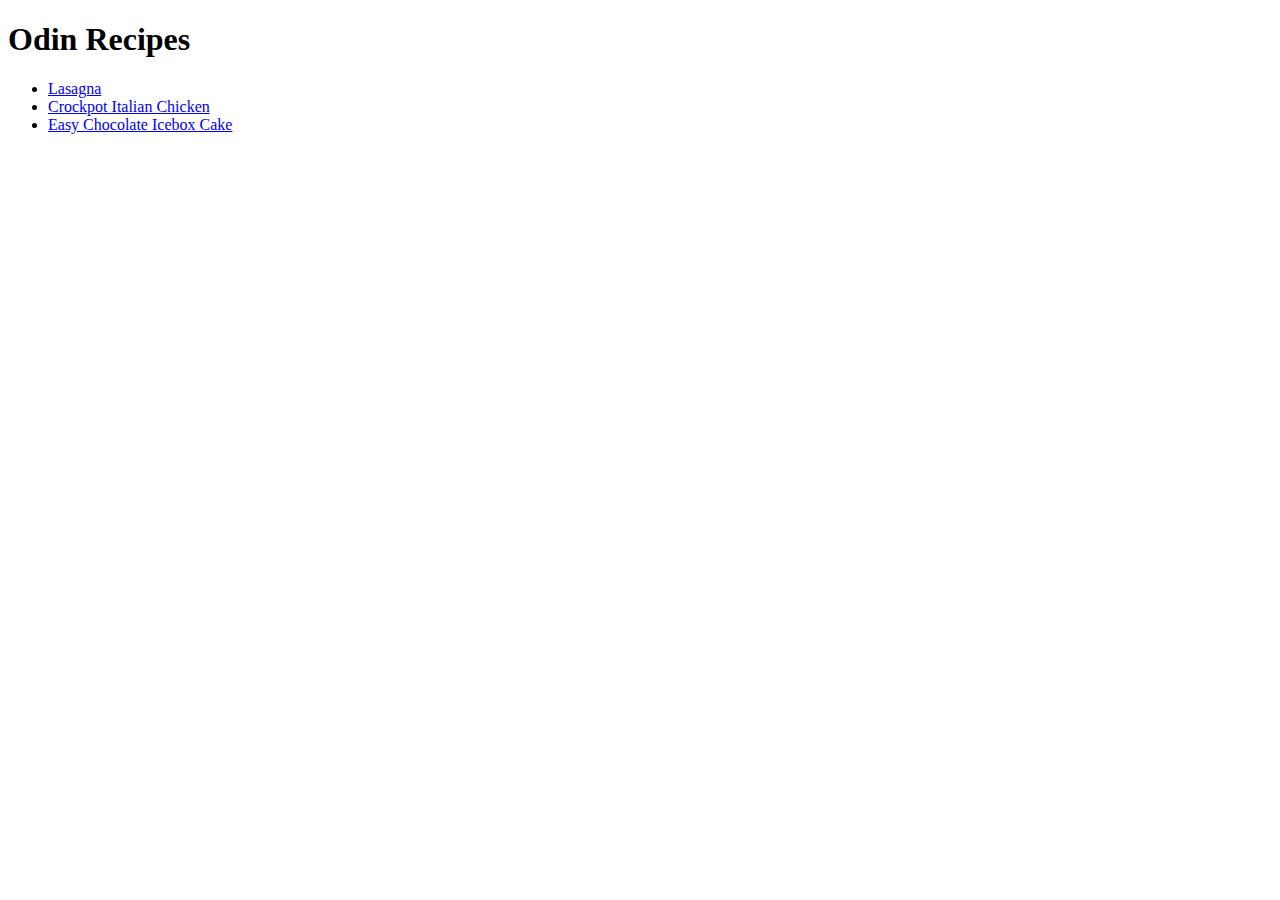
<file: index.html>
<!DOCTYPE html>
<html lang="en">
<head>
    <meta charset="UTF-8">
    <meta name="viewport" content="width=device-width, initial-scale=1.0">
    <title>Homepage</title>
</head>
<body>
    <h1>Odin Recipes</h1>
    <ul>
        <li><a href="./recipes/lasagna.html">Lasagna</a></li>
        <li><a href="./recipes/crockpot-italian-chicken.html">Crockpot Italian Chicken</a></li>
        <li><a href="./recipes/easy-chocolate-icebox-cake.html">Easy Chocolate Icebox Cake</a></li>
    </ul>
</body>
</html>
</file>
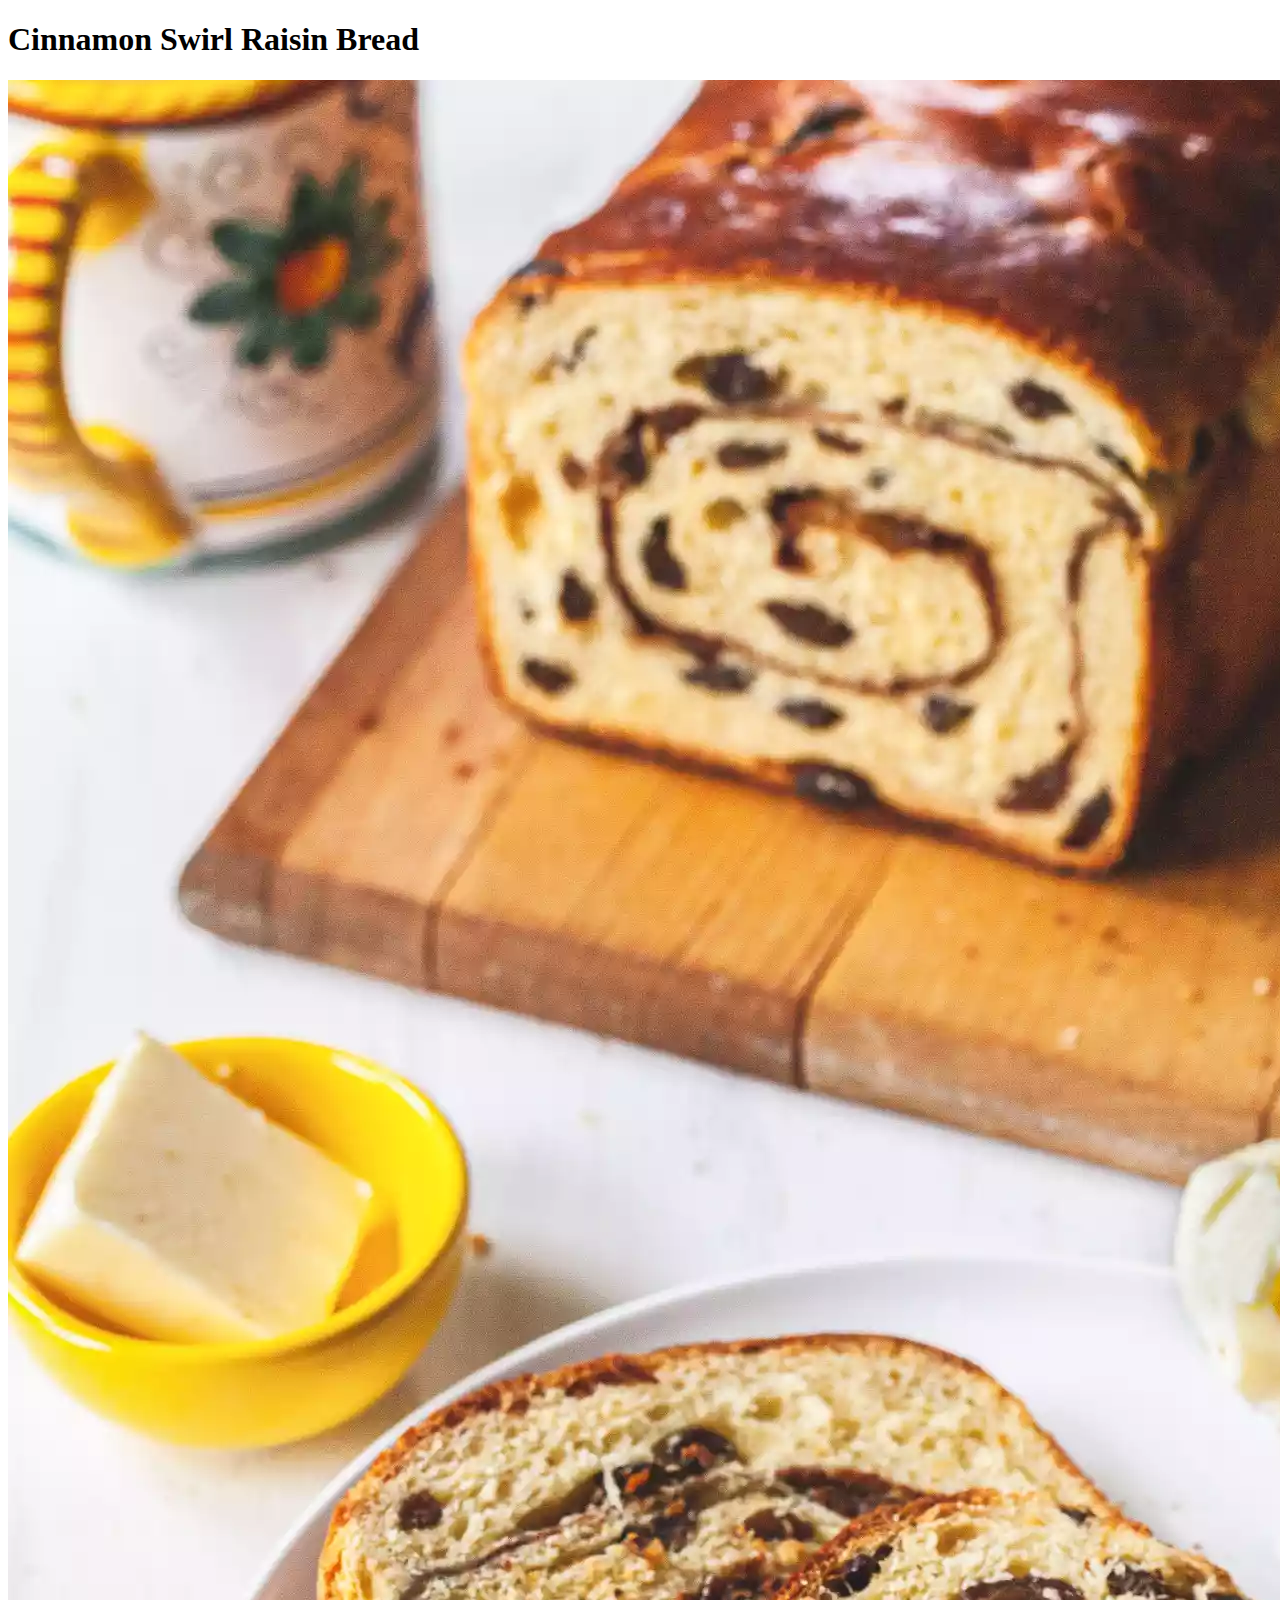
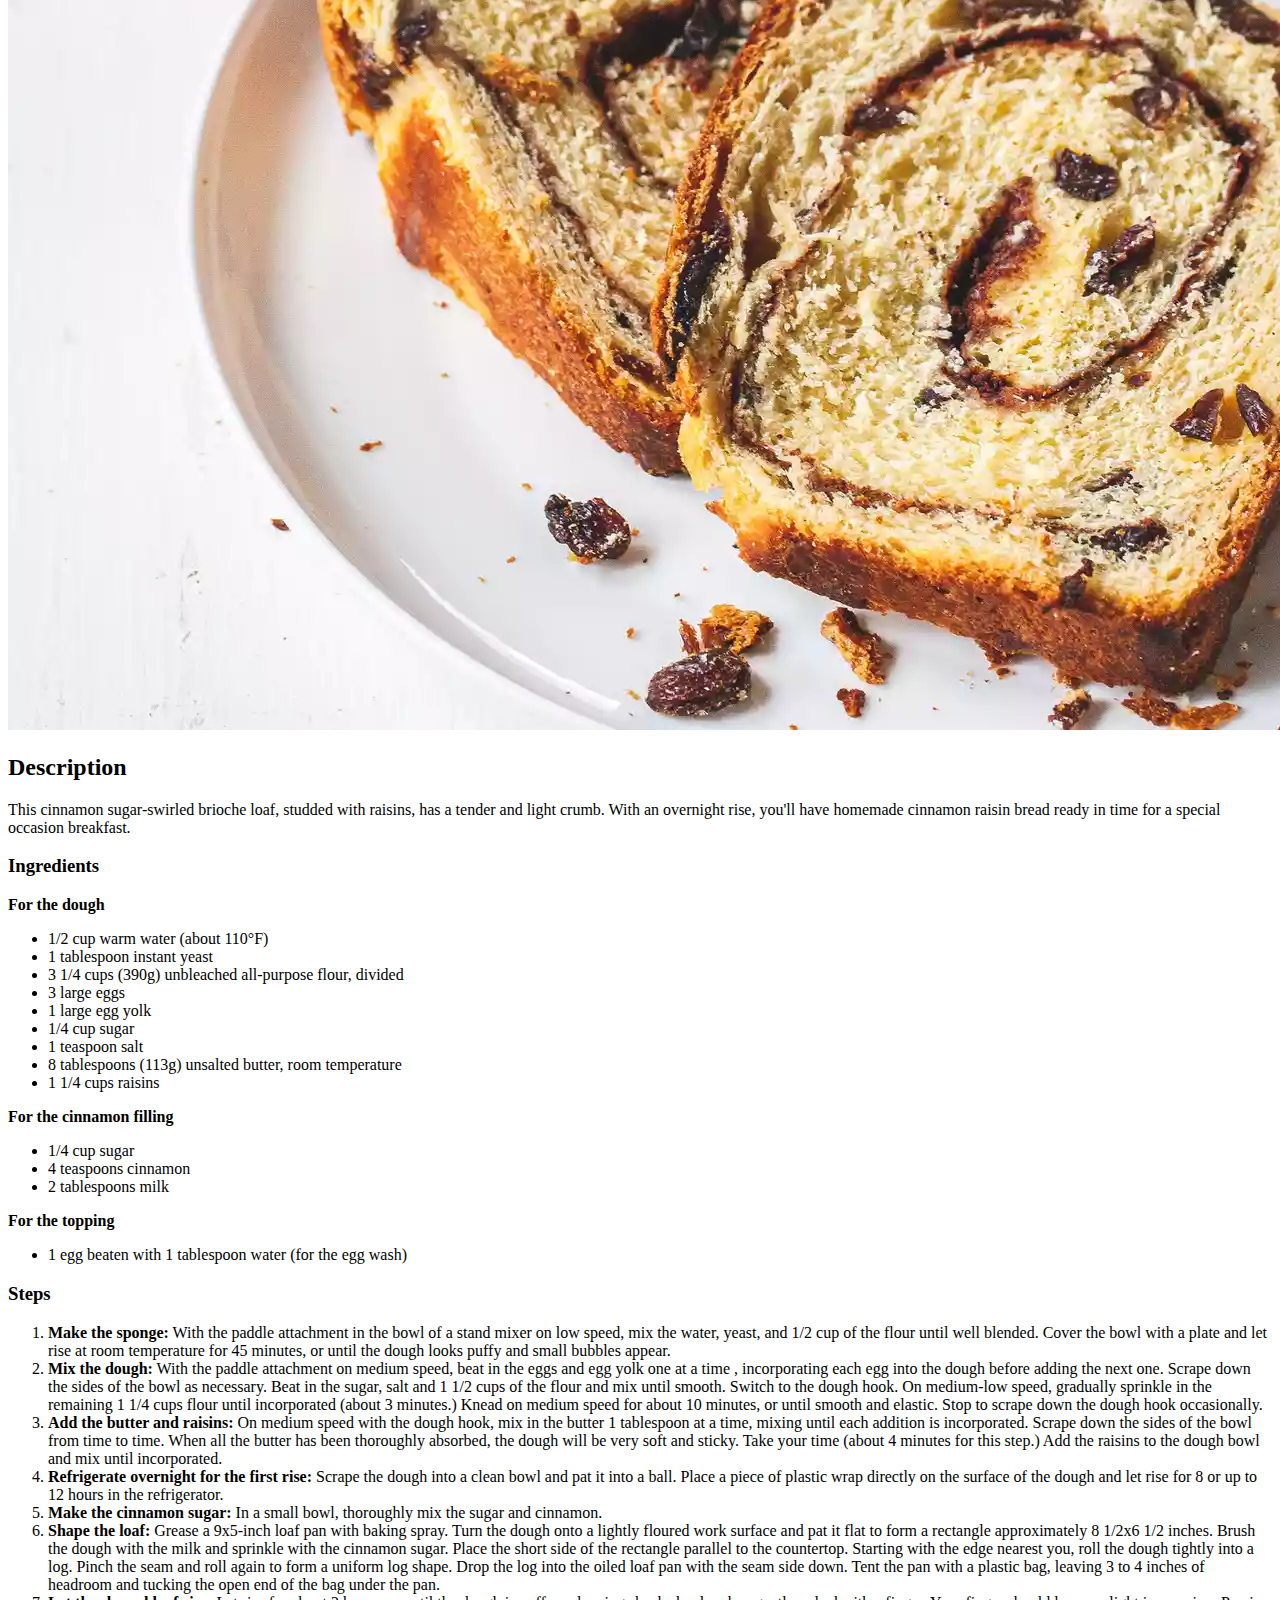
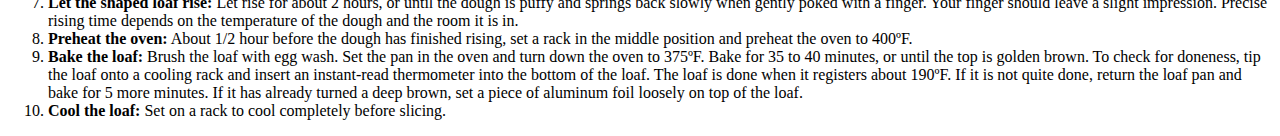
<file: recipes/cinnamon-swirl-raisin-bread.html>
<!DOCTYPE html>
<html lang="en">
<head>
    <meta charset="UTF-8">
    <meta http-equiv="X-UA-Compatible" content="IE=edge">
    <meta name="viewport" content="width=device-width, initial-scale=1.0">
    <title>Document</title>
</head>
<body>
    <h1>Cinnamon Swirl Raisin Bread</h1>
    <img src="../images/cinnamon-swirl-raisin-bread.webp" />
    <h2>Description</h2>
    <p>This cinnamon sugar-swirled brioche loaf, studded with raisins, has a tender and light crumb. With an overnight rise, you'll have homemade cinnamon raisin bread ready in time for a special occasion breakfast.</p>
        <h3>Ingredients</h3>
        <strong>For the dough</strong>
        <ul>
            <li>1/2 cup warm water (about 110°F)</li>
            <li>1 tablespoon instant yeast</li>
            <li>3 1/4 cups (390g) unbleached all-purpose flour, divided</li>
            <li>3 large eggs</li>
            <li>1 large egg yolk</li>
            <li>1/4 cup sugar</li>
            <li>1 teaspoon salt</li>
            <li>8 tablespoons (113g) unsalted butter, room temperature</li>
            <li>1 1/4 cups raisins</li>
        </ul>
        <strong>For the cinnamon filling</strong>
        <ul>
            <li>1/4 cup sugar</li>
            <li>4 teaspoons cinnamon</li>
            <li>2 tablespoons milk</li>
        </ul>
        <strong>For the topping</strong>
        <ul>
            <li>1 egg beaten with 1 tablespoon water (for the egg wash)</li>
        </ul>
        <h3>Steps</h3>
        <ol>
            <li><strong>Make the sponge:</strong>
                With the paddle attachment in the bowl of a stand mixer on low speed, mix the water, yeast, and 1/2 cup of the flour until well blended. Cover the bowl with a plate and let rise at room temperature for 45 minutes, or until the dough looks puffy and small bubbles appear.</li>
            <li><strong>Mix the dough:</strong>
                With the paddle attachment on medium speed, beat in the eggs and egg yolk one at a time , incorporating each egg into the dough before adding the next one. Scrape down the sides of the bowl as necessary. Beat in the sugar, salt and 1 1/2 cups of the flour and mix until smooth. 
                Switch to the dough hook. On medium-low speed, gradually sprinkle in the remaining 1 1/4 cups flour until incorporated (about 3 minutes.) Knead on medium speed for about 10 minutes, or until smooth and elastic. Stop to scrape down the dough hook occasionally.</li>
            <li><strong>Add the butter and raisins:</strong>
                On medium speed with the dough hook, mix in the butter 1 tablespoon at a time, mixing until each addition is incorporated. Scrape down the sides of the bowl from time to time. When all the butter has been thoroughly absorbed, the dough will be very soft and sticky. Take your time (about 4 minutes for this step.)
                Add the raisins to the dough bowl and mix until incorporated.</li>
            <li><strong>Refrigerate overnight for the first rise:</strong>
                Scrape the dough into a clean bowl and pat it into a ball. Place a piece of plastic wrap directly on the surface of the dough and let rise for 8 or up to 12 hours in the refrigerator.</li>
            <li><strong>Make the cinnamon sugar:</strong>
                In a small bowl, thoroughly mix the sugar and cinnamon.</li>
            <li><strong>Shape the loaf:</strong>
                Grease a 9x5-inch loaf pan with baking spray. Turn the dough onto a lightly floured work surface and pat it flat to form a rectangle approximately 8 1/2x6 1/2 inches.
                Brush the dough with the milk and sprinkle with the cinnamon sugar.
                Place the short side of the rectangle parallel to the countertop. Starting with the edge nearest you, roll the dough tightly into a log. Pinch the seam and roll again to form a uniform log shape.
                Drop the log into the oiled loaf pan with the seam side down. Tent the pan with a plastic bag, leaving 3 to 4 inches of headroom and tucking the open end of the bag under the pan.</li>
            <li><strong>Let the shaped loaf rise:</strong>
                Let rise for about 2 hours, or until the dough is puffy and springs back slowly when gently poked with a finger. Your finger should leave a slight impression. Precise rising time depends on the temperature of the dough and the room it is in.</li>
            <li><strong>Preheat the oven:</strong>
                About 1/2 hour before the dough has finished rising, set a rack in the middle position and preheat the oven to 400ºF.</li>
            <li><strong>Bake the loaf:</strong>
                Brush the loaf with egg wash. Set the pan in the oven and turn down the oven to 375ºF. Bake for 35 to 40 minutes, or until the top is golden brown. To check for doneness, tip the loaf onto a cooling rack and insert an instant-read thermometer into the bottom of the loaf. The loaf is done when it registers about 190ºF. If it is not quite done, return the loaf pan and bake for 5 more minutes. If it has already turned a deep brown, set a piece of aluminum foil loosely on top of the loaf.</li>
            <li><strong>Cool the loaf:</strong>
                Set on a rack to cool completely before slicing.</li>        
        </ol>
</body>
</html>
</file>
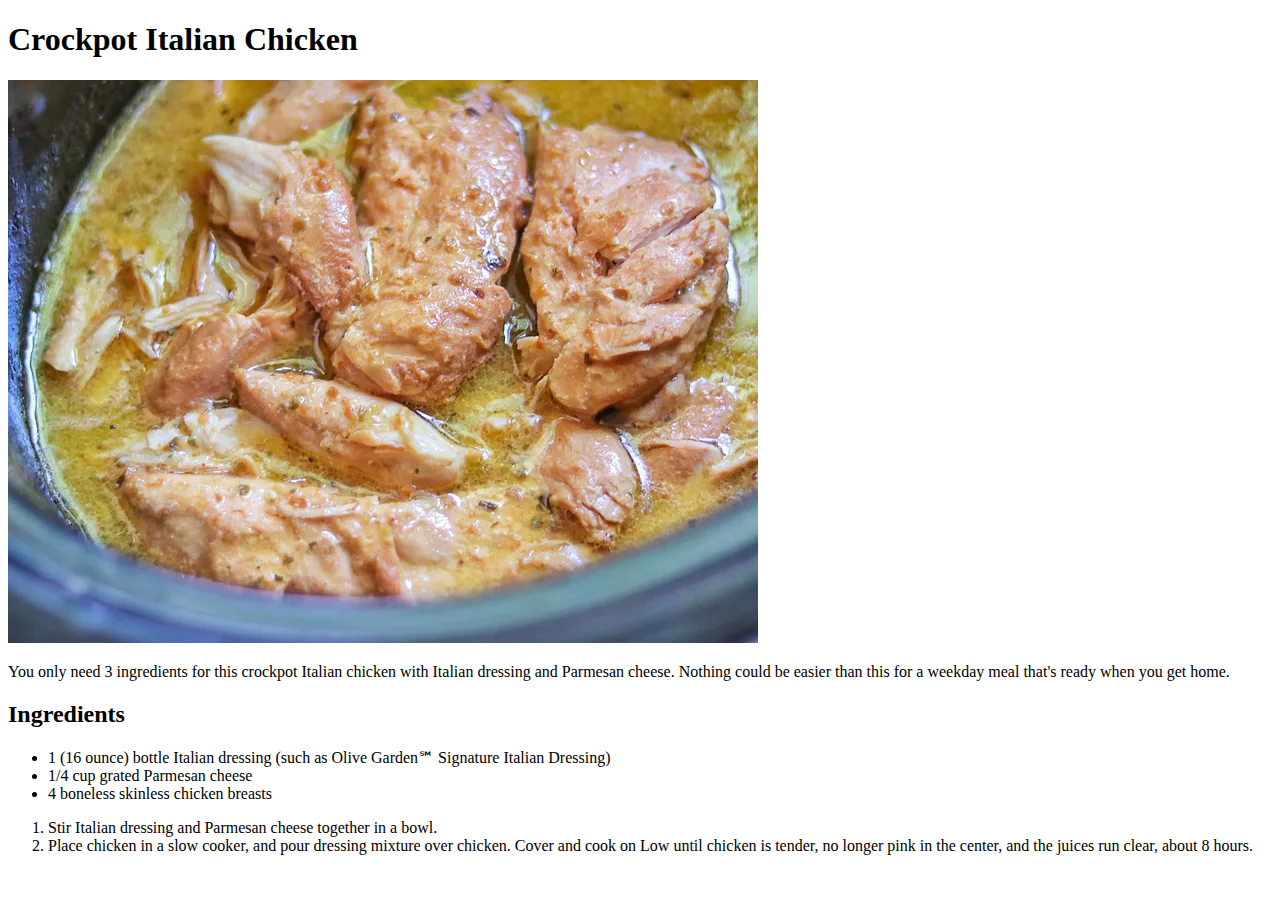
<file: recipes/crockpot-italian-chicken.html>
<!DOCTYPE html>
<html lang="en">
<head>
    <meta charset="UTF-8">
    <meta name="viewport" content="width=device-width, initial-scale=1.0">
    <title>Crockpot Italian Chicken</title>
</head>
<body>
    <h1>Crockpot Italian Chicken</h1>
    <img src="../images/crockpot-italian-chicken.webp" alt="crockpot-italian-chicken">
    <p>You only need 3 ingredients for this crockpot Italian chicken with Italian dressing and Parmesan cheese. Nothing could be easier than this for a weekday meal that's ready when you get home.</p>
    <h2>Ingredients</h2>
    <ul>
        <li>1 (16 ounce) bottle Italian dressing (such as Olive Garden℠ Signature Italian Dressing)</li>
        <li>1/4 cup grated Parmesan cheese</li>
        <li>4 boneless skinless chicken breasts</li>
    </ul>
    <ol>
        <li>Stir Italian dressing and Parmesan cheese together in a bowl.</li>
        <li>Place chicken in a slow cooker, and pour dressing mixture over chicken. Cover and cook on Low until chicken is tender, no longer pink in the center, and the juices run clear, about 8 hours.</li>
    </ol>
</body>
</html>
</file>
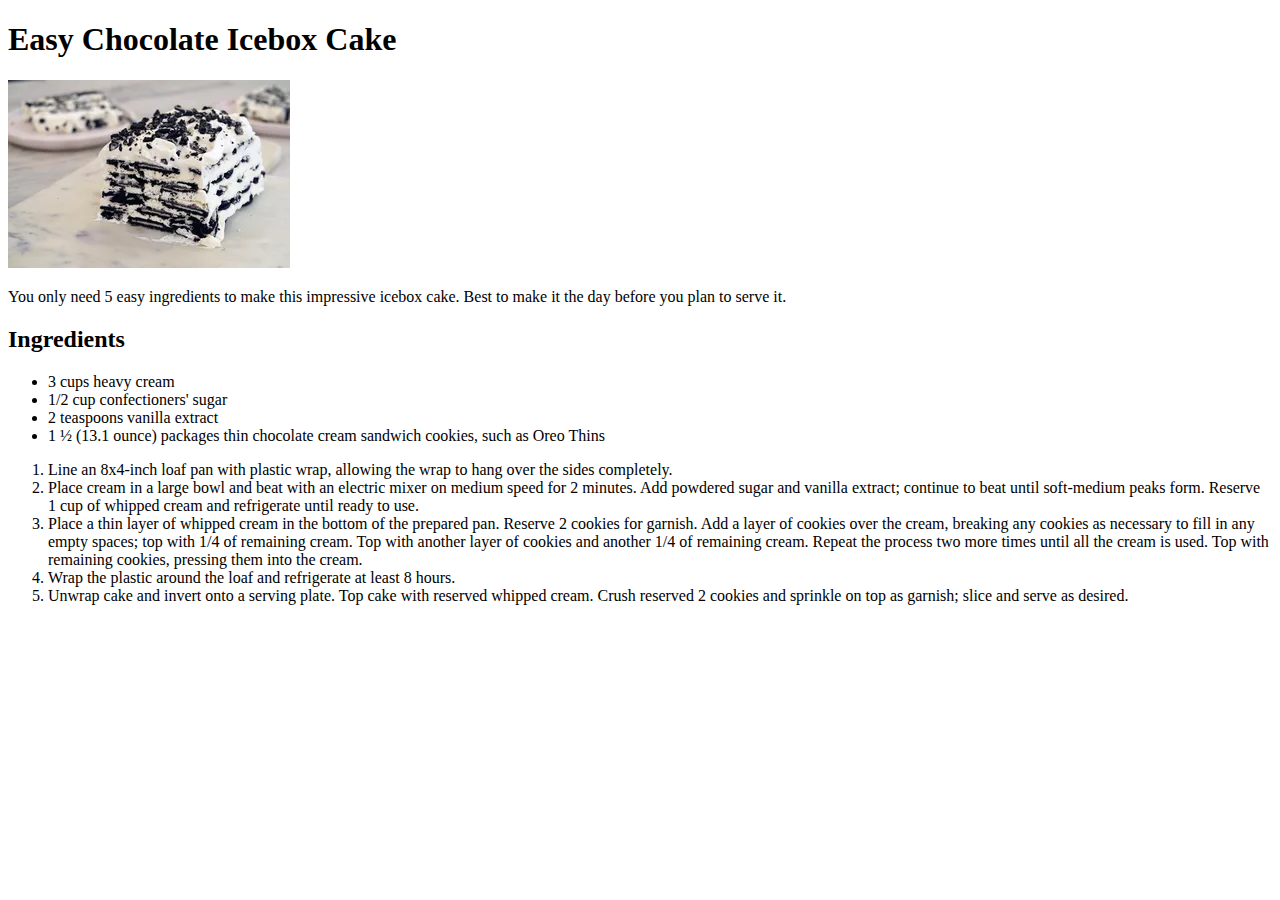
<file: recipes/easy-chocolate-icebox-cake.html>
<!DOCTYPE html>
<html lang="en">
<head>
    <meta charset="UTF-8">
    <meta name="viewport" content="width=device-width, initial-scale=1.0">
    <title>Easy Chocolate Icebox Cake</title>
</head>
<body>
    <h1>Easy Chocolate Icebox Cake</h1>
    <img src="../images/easy-chocolate-icebox-cake.webp" alt="easy-chocolate-icebox-cake">
    <p>You only need 5 easy ingredients to make this impressive icebox cake. Best to make it the day before you plan to serve it.</p>
    <h2>Ingredients</h2>
    <ul>
        <li>3 cups heavy cream</li>
        <li>1/2 cup confectioners' sugar</li>
        <li>2 teaspoons vanilla extract</li>
        <li>1 ½ (13.1 ounce) packages thin chocolate cream sandwich cookies, such as Oreo Thins</li>
    </ul>
    <ol>
        <li>Line an 8x4-inch loaf pan with plastic wrap, allowing the wrap to hang over the sides completely.</li>
        <li>Place cream in a large bowl and beat with an electric mixer on medium speed for 2 minutes. Add powdered sugar and vanilla extract; continue to beat until soft-medium peaks form. Reserve 1 cup of whipped cream and refrigerate until ready to use.</li>
        <li>Place a thin layer of whipped cream in the bottom of the prepared pan. Reserve 2 cookies for garnish. Add a layer of cookies over the cream, breaking any cookies as necessary to fill in any empty spaces; top with 1/4 of remaining cream. Top with another layer of cookies and another 1/4 of remaining cream. Repeat the process two more times until all the cream is used. Top with remaining cookies, pressing them into the cream.</li>
        <li>Wrap the plastic around the loaf and refrigerate at least 8 hours.</li>
        <li>Unwrap cake and invert onto a serving plate. Top cake with reserved whipped cream. Crush reserved 2 cookies and sprinkle on top as garnish; slice and serve as desired.</li>
    </ol>
</body>
</html>
</file>
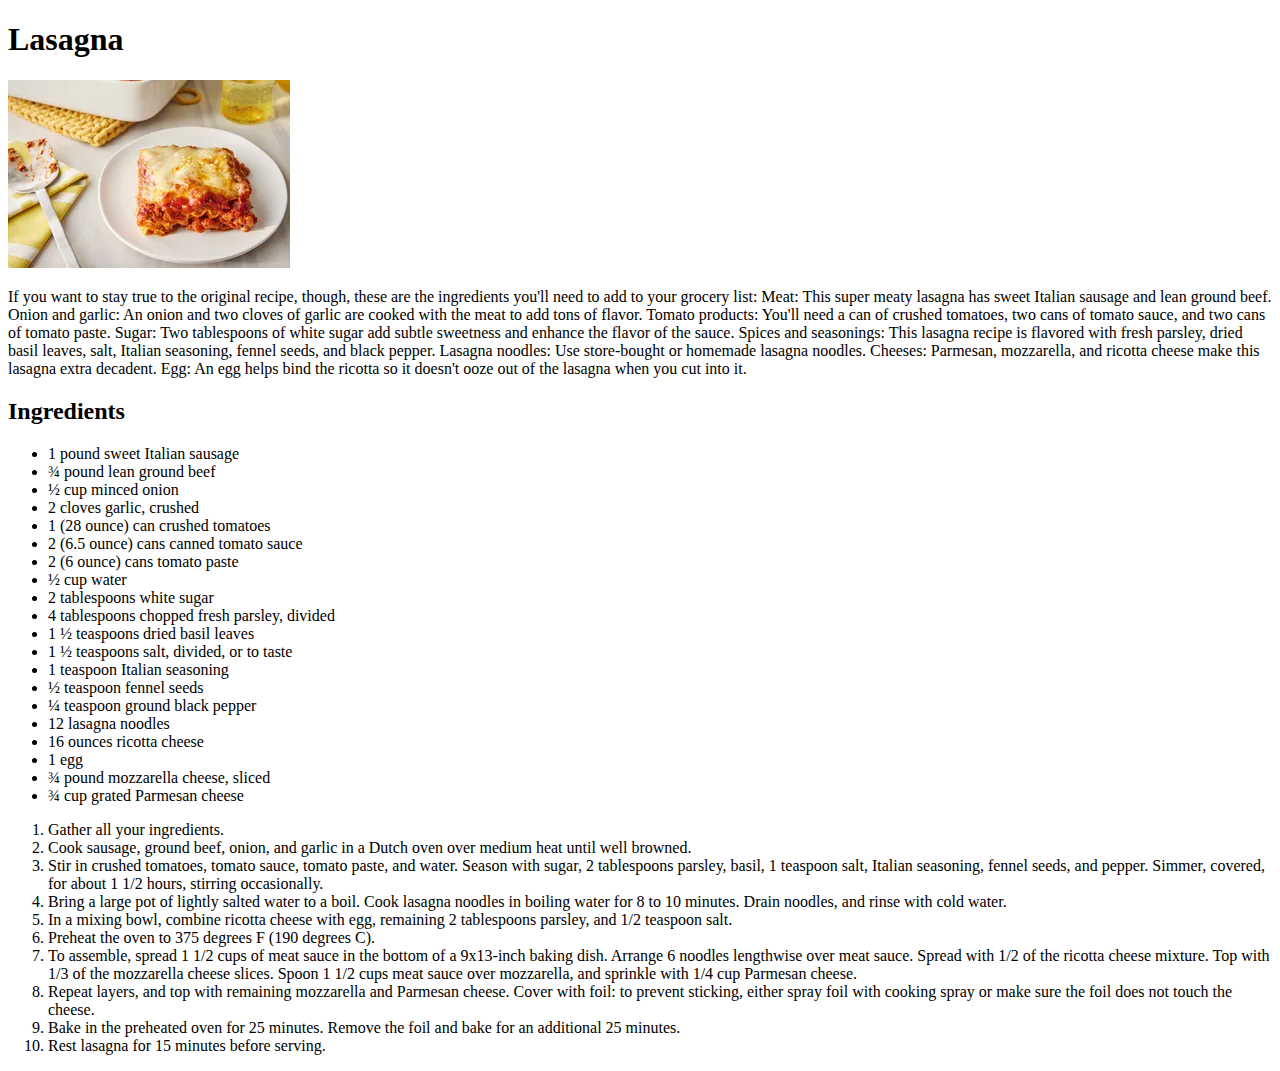
<file: recipes/lasagna.html>
<!DOCTYPE html>
<html lang="en">
<head>
    <meta charset="UTF-8">
    <meta name="viewport" content="width=device-width, initial-scale=1.0">
    <title>Lasagna</title>
</head>
<body>
    <h1>Lasagna</h1>
    <img src="../images/lasagna.webp" alt="lasagna">
    <p> If you want to stay true to the original recipe, though, these are the ingredients you'll need to add to your grocery list:
        Meat: This super meaty lasagna has sweet Italian sausage and lean ground beef.
        Onion and garlic: An onion and two cloves of garlic are cooked with the meat to add tons of flavor.
        Tomato products: You'll need a can of crushed tomatoes, two cans of tomato sauce, and two cans of tomato paste.
        Sugar: Two tablespoons of white sugar add subtle sweetness and enhance the flavor of the sauce.
        Spices and seasonings: This lasagna recipe is flavored with fresh parsley, dried basil leaves, salt, Italian seasoning, fennel seeds, and black pepper.
        Lasagna noodles: Use store-bought or homemade lasagna noodles.
        Cheeses: Parmesan, mozzarella, and ricotta cheese make this lasagna extra decadent.
        Egg: An egg helps bind the ricotta so it doesn't ooze out of the lasagna when you cut into it.</p>
    <h2>Ingredients</h2>
    <ul>
        <li>1 pound sweet Italian sausage</li>
        <li>¾ pound lean ground beef</li>
        <li>½ cup minced onion</li>
        <li>2 cloves garlic, crushed</li>
        <li>1 (28 ounce) can crushed tomatoes</li>
        <li>2 (6.5 ounce) cans canned tomato sauce</li>
        <li>2 (6 ounce) cans tomato paste</li>
        <li>½ cup water</li>
        <li>2 tablespoons white sugar</li>
        <li>4 tablespoons chopped fresh parsley, divided</li>
        <li>1 ½ teaspoons dried basil leaves</li>
        <li>1 ½ teaspoons salt, divided, or to taste</li>
        <li>1 teaspoon Italian seasoning</li>
        <li>½ teaspoon fennel seeds</li>
        <li>¼ teaspoon ground black pepper</li>
        <li>12 lasagna noodles</li>
        <li>16 ounces ricotta cheese</li>
        <li>1 egg</li>
        <li>¾ pound mozzarella cheese, sliced</li>
        <li>¾ cup grated Parmesan cheese</li>
    </ul>
    <ol>
        <li>Gather all your ingredients.</li>
        <li>Cook sausage, ground beef, onion, and garlic in a Dutch oven over medium heat until well browned.</li>
        <li>Stir in crushed tomatoes, tomato sauce, tomato paste, and water. Season with sugar, 2 tablespoons parsley, basil, 1 teaspoon salt, Italian seasoning, fennel seeds, and pepper. Simmer, covered, for about 1 1/2 hours, stirring occasionally.</li>
        <li>Bring a large pot of lightly salted water to a boil. Cook lasagna noodles in boiling water for 8 to 10 minutes. Drain noodles, and rinse with cold water.</li>
        <li>In a mixing bowl, combine ricotta cheese with egg, remaining 2 tablespoons parsley, and 1/2 teaspoon salt.</li>
        <li>Preheat the oven to 375 degrees F (190 degrees C).</li>
        <li>To assemble, spread 1 1/2 cups of meat sauce in the bottom of a 9x13-inch baking dish. Arrange 6 noodles lengthwise over meat sauce. Spread with 1/2 of the ricotta cheese mixture. Top with 1/3 of the mozzarella cheese slices. Spoon 1 1/2 cups meat sauce over mozzarella, and sprinkle with 1/4 cup Parmesan cheese.</li>
        <li>Repeat layers, and top with remaining mozzarella and Parmesan cheese. Cover with foil: to prevent sticking, either spray foil with cooking spray or make sure the foil does not touch the cheese.</li>
        <li>Bake in the preheated oven for 25 minutes. Remove the foil and bake for an additional 25 minutes.</li>
        <li>Rest lasagna for 15 minutes before serving.</li>
    </ol>
</body>
</html>
</file>
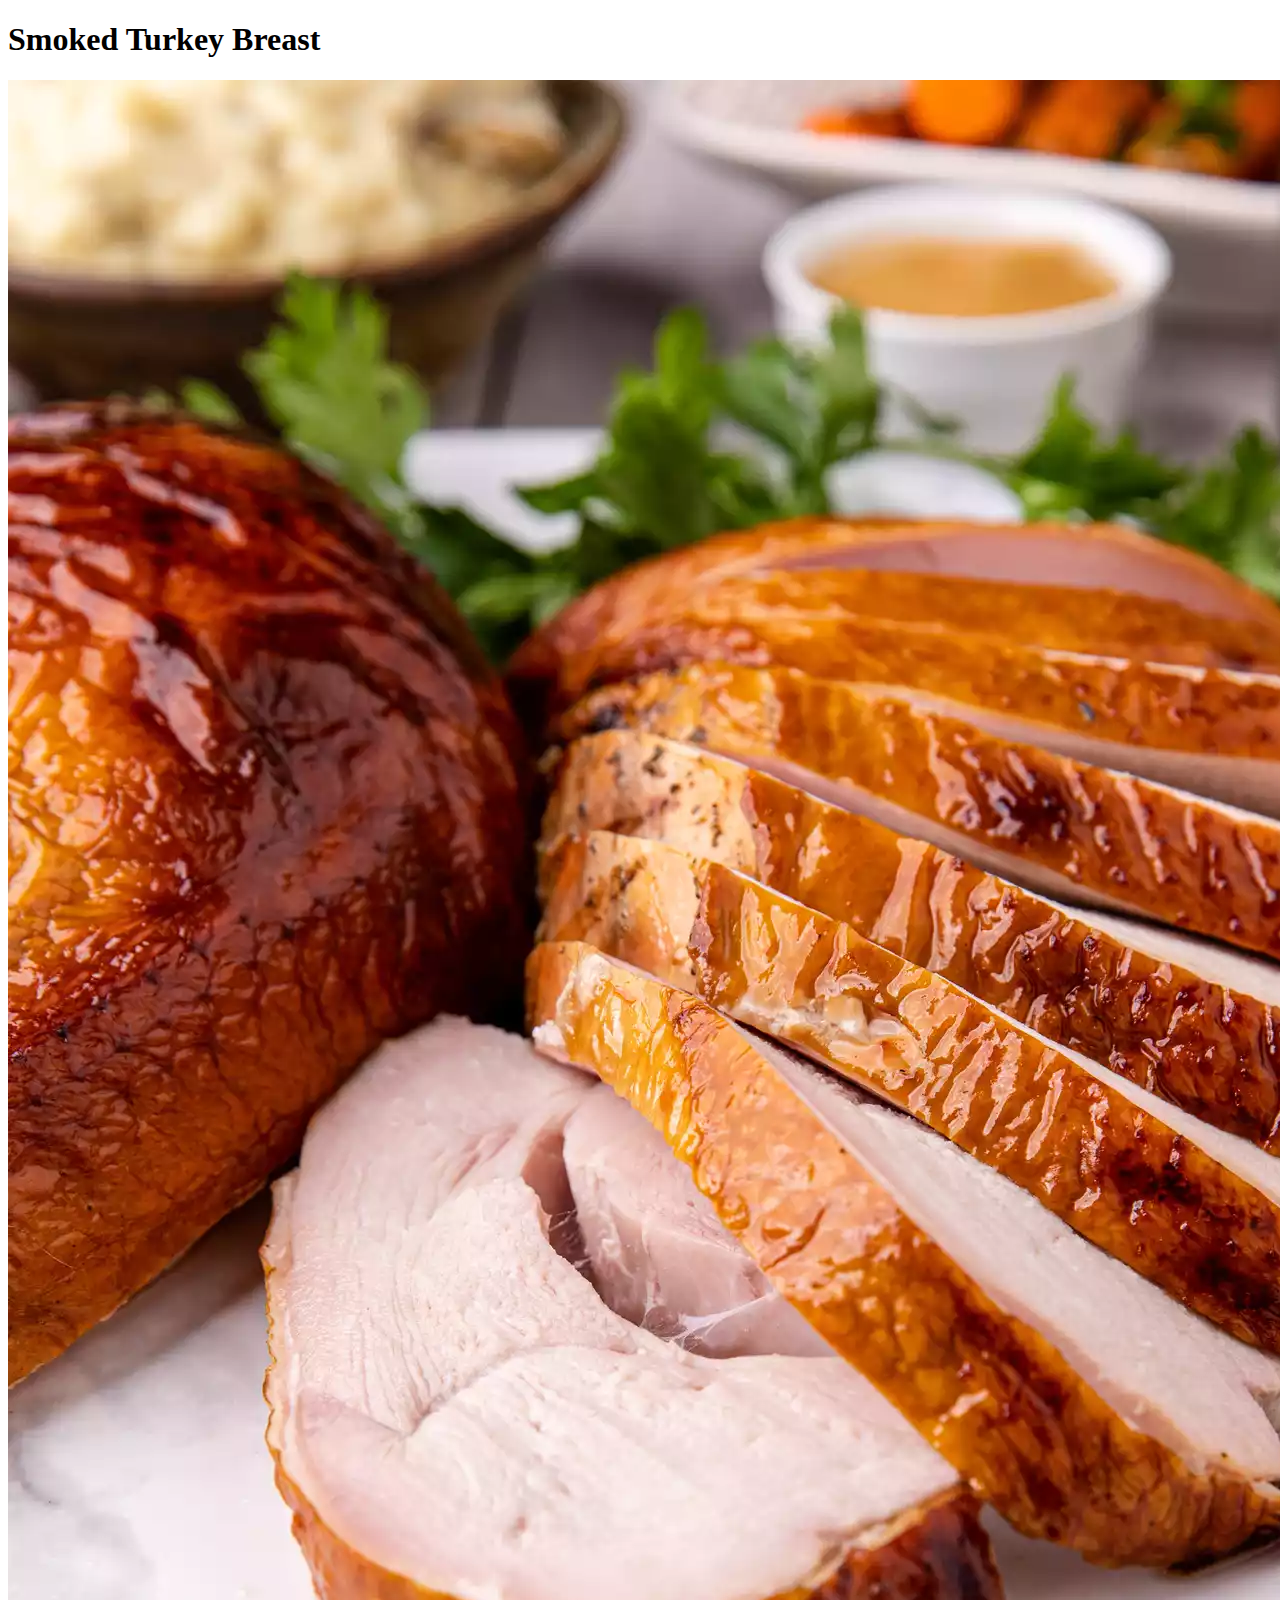
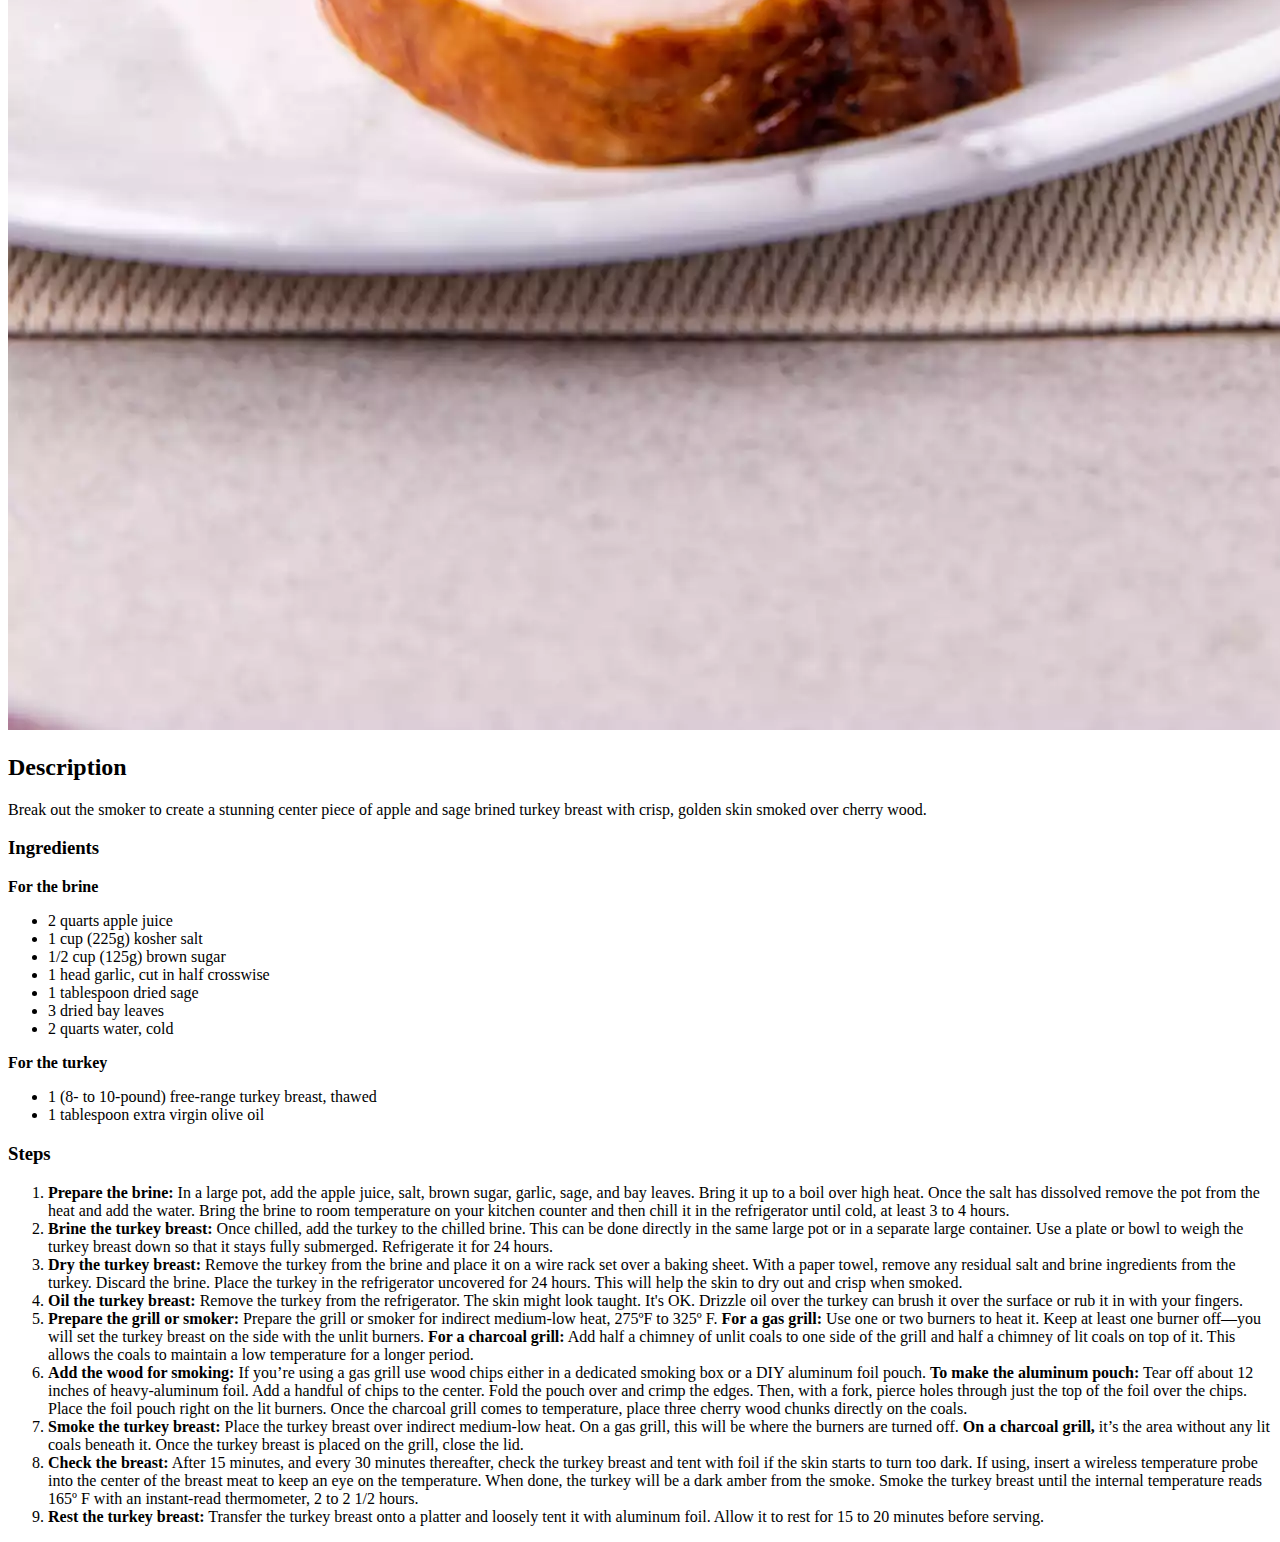
<file: recipes/turky-breast.html>
<!DOCTYPE html>
<html lang="en">
<head>
    <meta charset="UTF-8">
    <meta http-equiv="X-UA-Compatible" content="IE=edge">
    <meta name="viewport" content="width=device-width, initial-scale=1.0">
    <title>Document</title>
</head>
<body>
    <h1>Smoked Turkey Breast</h1>
    <img src="../images/turkey-breast.webp" />
    <h2>Description</h2>
    <p>Break out the smoker to create a stunning center piece of apple and sage brined turkey breast with crisp, golden skin smoked over cherry wood.</p>
        <h3>Ingredients</h3>
        <strong>For the brine</strong>
        <ul>
            <li>2 quarts apple juice</li>
            <li>1 cup (225g) kosher salt</li>
            <li>1/2 cup (125g) brown sugar</li>
            <li>1 head garlic, cut in half crosswise</li>
            <li>1 tablespoon dried sage</li>
            <li>3 dried bay leaves</li>
            <li>2 quarts water, cold</li>
        </ul>
        <strong>For the turkey</strong>
        <ul>
            <li>1 (8- to 10-pound) free-range turkey breast, thawed</li>
            <li>1 tablespoon extra virgin olive oil</li>
        </ul>
        <h3>Steps</h3>
        <ol>
            <li><strong>Prepare the brine:</strong>
                In a large pot, add the apple juice, salt, brown sugar, garlic, sage, and bay leaves. Bring it up to a boil over high heat. Once the salt has dissolved remove the pot from the heat and add the water.
                Bring the brine to room temperature on your kitchen counter and then chill it in the refrigerator until cold, at least 3 to 4 hours.</li>
            <li><strong>Brine the turkey breast:</strong>
                Once chilled, add the turkey to the chilled brine. This can be done directly in the same large pot or in a separate large container. Use a plate or bowl to weigh the turkey breast down so that it stays fully submerged. Refrigerate it for 24 hours.</li>
            <li><strong>Dry the turkey breast:</strong>
                Remove the turkey from the brine and place it on a wire rack set over a baking sheet. With a paper towel, remove any residual salt and brine ingredients from the turkey. Discard the brine.
                Place the turkey in the refrigerator uncovered for 24 hours. This will help the skin to dry out and crisp when smoked.</li>
            <li><strong>Oil the turkey breast:</strong>
                Remove the turkey from the refrigerator. The skin might look taught. It's OK. Drizzle oil over the turkey can brush it over the surface or rub it in with your fingers.</li>
            <li><strong>Prepare the grill or smoker:</strong>
                Prepare the grill or smoker for indirect medium-low heat, 275ºF to 325º F.
                <strong>For a gas grill:</strong> Use one or two burners to heat it. Keep at least one burner off—you will set the turkey breast on the side with the unlit burners.
                <strong>For a charcoal grill:</strong> Add half a chimney of unlit coals to one side of the grill and half a chimney of lit coals on top of it. This allows the coals to maintain a low temperature for a longer period.</li>
            <li><strong>Add the wood for smoking:</strong>
                If you’re using a gas grill use wood chips either in a dedicated smoking box or a DIY aluminum foil pouch.
                <strong>To make the aluminum pouch:</strong> Tear off about 12 inches of heavy-aluminum foil. Add a handful of chips to the center. Fold the pouch over and crimp the edges. Then, with a fork, pierce holes through just the top of the foil over the chips. Place the foil pouch right on the lit burners.
                Once the charcoal grill comes to temperature, place three cherry wood chunks directly on the coals.</li>
            <li><strong>Smoke the turkey breast:</strong>
                Place the turkey breast over indirect medium-low heat.
                <storng>On a gas grill,</storng> this will be where the burners are turned off.
                <strong>On a charcoal grill,</strong> it’s the area without any lit coals beneath it.
                Once the turkey breast is placed on the grill, close the lid.</li>
            <li><strong>Check the breast:</strong>
                After 15 minutes, and every 30 minutes thereafter, check the turkey breast and tent with foil if the skin starts to turn too dark.
                If using, insert a wireless temperature probe into the center of the breast meat to keep an eye on the temperature.
                When done, the turkey will be a dark amber from the smoke. Smoke the turkey breast until the internal temperature reads 165º F with an instant-read thermometer, 2 to 2 1/2 hours.</li>
            <li><strong>Rest the turkey breast:</strong>
                Transfer the turkey breast onto a platter and loosely tent it with aluminum foil. Allow it to rest for 15 to 20 minutes before serving.</li>
        </ol>
</body>
</html>
</file>
